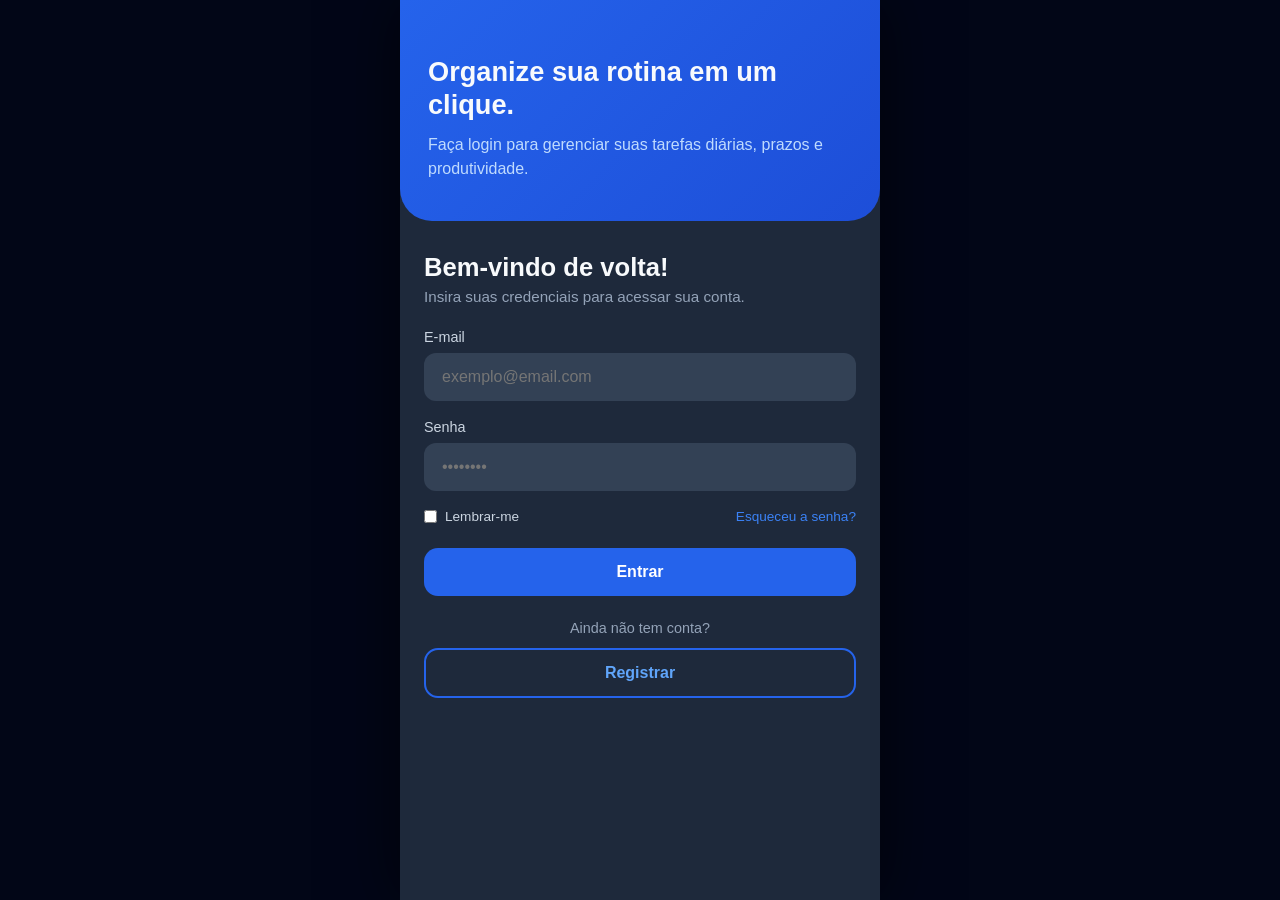
<file: index.html>
<!DOCTYPE html>
<html lang="pt-BR">
<head>
    <meta charset="UTF-8">
    <meta name="viewport" content="width=device-width, initial-scale=1.0, viewport-fit=cover, maximum-scale=1">
    <meta name="theme-color" content="#0f172a">
    <meta name="mobile-web-app-capable" content="yes">
    <meta name="apple-mobile-web-app-capable" content="yes">
    <meta name="apple-mobile-web-app-status-bar-style" content="black-translucent">
    <title>Gerenciador de Tarefas - Login</title>
    <style>
        * {
            margin: 0;
            padding: 0;
            box-sizing: border-box;
            font-family: 'Segoe UI', Tahoma, Geneva, Verdana, sans-serif;
        }

        html {
            background: #020617;
        }

        body {
            background-color: #1e293b;
            color: #f8fafc;
            max-width: 480px;
            margin: 0 auto !important;
            min-height: 100vh;
            min-height: 100dvh;
            display: flex;
            flex-direction: column;
            -webkit-tap-highlight-color: transparent;
            overscroll-behavior: none;
            user-select: none;
            -webkit-user-select: none;
            box-shadow: 0 0 60px rgba(0, 0, 0, .6);
        }

        input {
            font-size: 16px !important;
            user-select: text;
            -webkit-user-select: text;
        }

        button, a {
            touch-action: manipulation;
        }

        button:active, .btn-login:active {
            transform: scale(.96);
        }

        .container {
            display: flex;
            flex-direction: column;
            width: 100%;
            min-height: 100dvh;
        }

        .sidebar {
            background: linear-gradient(135deg, #2563eb, #1d4ed8);
            padding: calc(56px + env(safe-area-inset-top)) 28px 40px;
            border-radius: 0 0 32px 32px;
        }

        .sidebar h1 {
            font-size: 1.7rem;
            font-weight: 700;
            line-height: 1.2;
            margin-bottom: 12px;
        }

        .sidebar p {
            color: #bfdbfe;
            font-size: 1rem;
            line-height: 1.5;
        }

        .form-container {
            flex: 1;
            display: flex;
            flex-direction: column;
            justify-content: flex-start;
            padding: 32px 24px calc(24px + env(safe-area-inset-bottom));
        }

        .form-header {
            margin-bottom: 24px;
        }

        .form-header h2 {
            font-size: 1.6rem;
            margin-bottom: 6px;
        }

        .form-header p {
            color: #94a3b8;
            font-size: 0.95rem;
        }

        .input-group {
            margin-bottom: 18px;
        }

        .input-group label {
            display: block;
            margin-bottom: 8px;
            color: #cbd5e1;
            font-size: 0.9rem;
        }

        .input-group input {
            width: 100%;
            padding: 13px 16px;
            background-color: #334155;
            border: 2px solid transparent;
            border-radius: 12px;
            color: #fff;
            font-size: 1rem;
            transition: all 0.3s ease;
        }

        .input-group input:focus {
            outline: none;
            border-color: #2563eb;
            background-color: #1e293b;
        }

        .form-actions {
            display: flex;
            justify-content: space-between;
            align-items: center;
            margin-bottom: 24px;
            font-size: 0.85rem;
            flex-wrap: wrap;
            gap: 10px;
        }

        .remember-me {
            display: flex;
            align-items: center;
            gap: 8px;
            color: #cbd5e1;
            cursor: pointer;
        }

        .forgot-password {
            color: #3b82f6;
            text-decoration: none;
            font-weight: 500;
        }

        .btn-login {
            width: 100%;
            padding: 15px;
            background-color: #2563eb;
            color: #fff;
            border: none;
            border-radius: 14px;
            font-size: 1rem;
            font-weight: 600;
            cursor: pointer;
            transition: background-color 0.2s;
        }

        .btn-register {
            display: block;
            text-align: center;
            text-decoration: none;
            margin-top: 12px;
            padding: 14px;
            border-radius: 14px;
            border: 2px solid #2563eb;
            color: #60a5fa;
            font-weight: 600;
            font-size: 1rem;
        }

        .form-footer {
            margin-top: 24px;
            text-align: center;
            font-size: 0.9rem;
            color: #94a3b8;
        }
    </style>
</head>
<body>

    <div class="container">
        <div class="sidebar">
            <h1>Organize sua rotina em um clique.</h1>
            <p>Faça login para gerenciar suas tarefas diárias, prazos e produtividade.</p>
        </div>

        <div class="form-container">
            <div class="form-header">
                <h2>Bem-vindo de volta!</h2>
                <p>Insira suas credenciais para acessar sua conta.</p>
            </div>

            <form id="loginForm" onsubmit="redirecionarDireto(event)">
                <div class="input-group">
                    <label for="email">E-mail</label>
                    <input type="email" id="email" placeholder="exemplo@email.com" required>
                </div>

                <div class="input-group">
                    <label for="password">Senha</label>
                    <input type="password" id="password" placeholder="••••••••" required>
                </div>

                <div class="form-actions">
                    <label class="remember-me">
                        <input type="checkbox"> Lembrar-me
                    </label>
                    <a href="esqueci-senha.html" class="forgot-password">Esqueceu a senha?</a>
                </div>

                <button type="submit" class="btn-login">Entrar</button>
            </form>

            <div class="form-footer">Ainda não tem conta?</div>
            <a href="registrar.html" class="btn-register">Registrar</a>
        </div>
    </div>

    <script>
        function redirecionarDireto(event) {
            event.preventDefault();
            localStorage.setItem('userToken', 'login_confirmado_local');
            window.location.href = "dashboard.html";
        }
    </script>
</body>
</html>
</file>
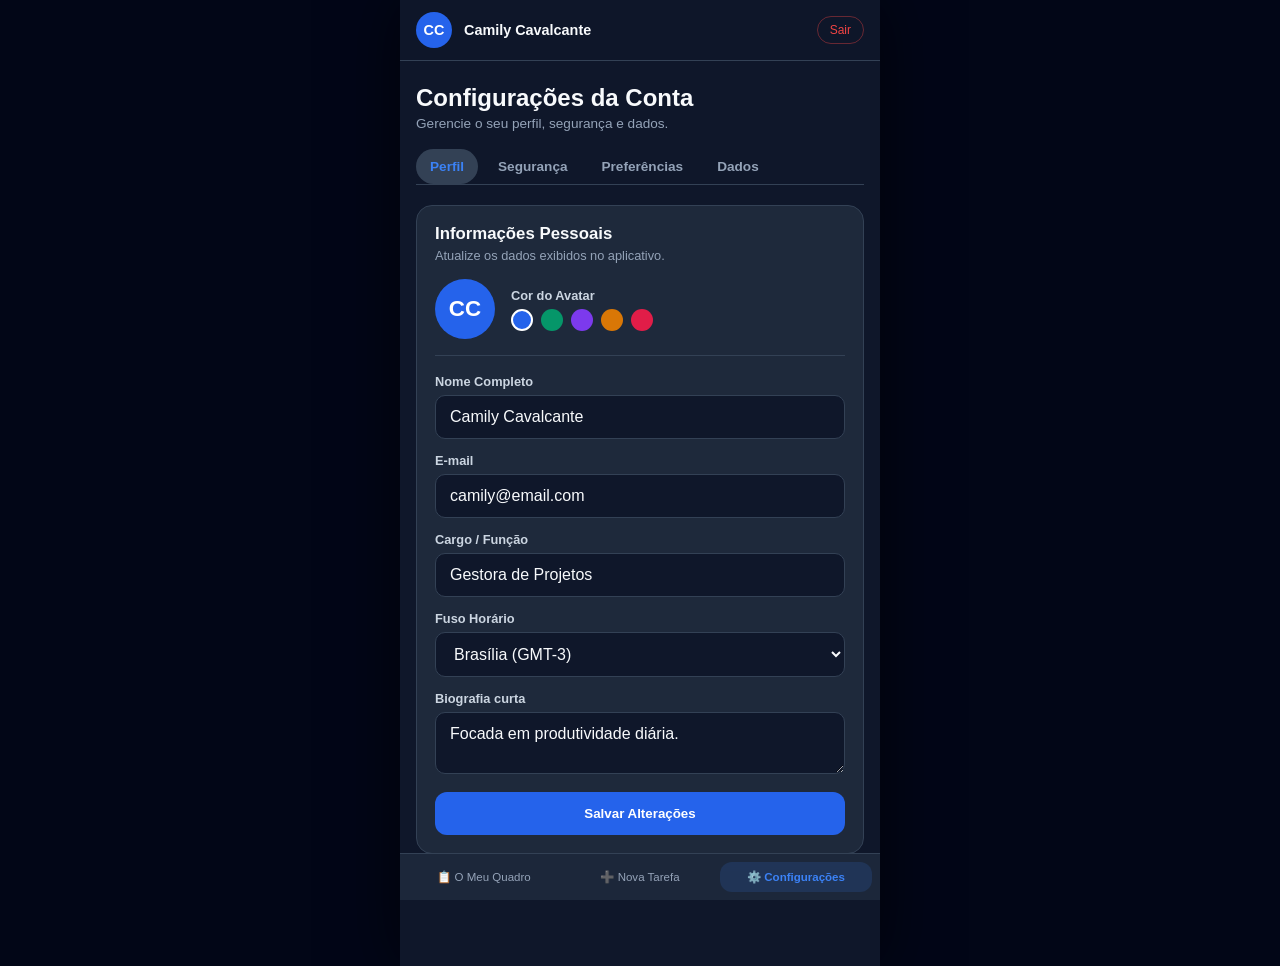
<file: configuracoes.html>
<!DOCTYPE html>
<html lang="pt-PT">
<head>
    <meta charset="UTF-8">
    <meta name="viewport" content="width=device-width, initial-scale=1.0, viewport-fit=cover, maximum-scale=1">
    <meta name="theme-color" content="#0f172a">
    <meta name="mobile-web-app-capable" content="yes">
    <meta name="apple-mobile-web-app-capable" content="yes">
    <meta name="apple-mobile-web-app-status-bar-style" content="black-translucent">
    <title>Gerenciador de Tarefas - Configurações</title>
    <style>
        * {
            margin: 0;
            padding: 0;
            box-sizing: border-box;
            font-family: 'Segoe UI', Tahoma, Geneva, Verdana, sans-serif;
        }

        html { background: #020617; }
        body {
            background-color: #0f172a;
            color: #f8fafc;
            display: block;
            min-height: 100vh;
            min-height: 100dvh;
            max-width: 480px;
            margin: 0 auto;
            -webkit-tap-highlight-color: transparent;
            overscroll-behavior: none;
            box-shadow: 0 0 60px rgba(0,0,0,.6);
        }

        input, textarea, select {
            font-size: 16px;
            user-select: text;
            -webkit-user-select: text;
        }

        button, .btn-primary, a { touch-action: manipulation; }
        button:active, .btn-primary:active, .tab-btn:active { transform: scale(.96); }
        ::-webkit-scrollbar { display: none; }

        /* Barra Inferior (App Shell) */
        .sidebar {
            position: fixed;
            bottom: 0;
            left: 0;
            right: 0;
            margin: 0 auto;
            max-width: 480px;
            width: 100%;
            height: auto;
            padding: 8px 8px calc(8px + env(safe-area-inset-bottom));
            border-top: 1px solid #334155;
            background: rgba(30, 41, 59, 0.95);
            backdrop-filter: blur(12px);
            -webkit-backdrop-filter: blur(12px);
            z-index: 900;
        }

        .sidebar .logo { display: none; }

        .nav-links {
            list-style: none;
            display: flex;
            flex-direction: row;
            justify-content: space-around;
            gap: 4px;
        }

        .nav-item { flex: 1; }

        .nav-item a {
            display: flex;
            flex-direction: column;
            align-items: center;
            justify-content: center;
            text-align: center;
            gap: 2px;
            padding: 8px 4px;
            font-size: 0.72rem;
            border-radius: 12px;
            text-decoration: none;
            color: #94a3b8;
            width: 100%;
            transition: all 0.2s;
        }

        .nav-item.active a {
            background: rgba(59, 130, 246, 0.15);
            color: #3b82f6;
            font-weight: 600;
        }

        /* Top Bar */
        .user-profile {
            position: fixed;
            top: 0;
            left: 0;
            right: 0;
            margin: 0 auto;
            max-width: 480px;
            padding: calc(12px + env(safe-area-inset-top)) 16px 12px;
            border-bottom: 1px solid #334155;
            background: rgba(15, 23, 42, 0.92);
            backdrop-filter: blur(14px);
            -webkit-backdrop-filter: blur(14px);
            display: flex;
            align-items: center;
            gap: 12px;
            z-index: 900;
        }

        .avatar {
            width: 36px;
            height: 36px;
            background-color: #2563eb;
            border-radius: 50%;
            display: flex;
            align-items: center;
            justify-content: center;
            font-weight: 600;
            flex-shrink: 0;
            color: #fff;
            font-size: 0.9rem;
        }

        .user-info {
            flex: 1;
            display: flex;
            align-items: center;
            justify-content: space-between;
        }

        .user-info .name {
            font-size: 0.9rem;
            font-weight: 600;
            max-width: 200px;
            white-space: nowrap;
            overflow: hidden;
            text-overflow: ellipsis;
        }

        .user-info .logout {
            font-size: 0.75rem;
            color: #ef4444;
            text-decoration: none;
            padding: 6px 12px;
            border: 1px solid rgba(239, 68, 68, 0.4);
            border-radius: 999px;
        }

        /* Conteúdo Principal */
        .main-content {
            padding: calc(84px + env(safe-area-inset-top)) 16px calc(96px + env(safe-area-inset-bottom));
            overflow-x: hidden;
        }

        .header {
            margin-bottom: 18px;
        }

        .header h1 {
            font-size: 1.5rem;
            margin-bottom: 4px;
        }

        .header p {
            color: #94a3b8;
            font-size: 0.85rem;
        }

        /* Abas */
        .settings-tabs {
            display: flex;
            overflow-x: auto;
            gap: 6px;
            border-bottom: 1px solid #334155;
            margin-bottom: 20px;
            scrollbar-width: none;
        }

        .tab-btn {
            background: transparent;
            border: none;
            outline: none;
            color: #94a3b8;
            padding: 10px 14px;
            font-size: 0.85rem;
            font-weight: 600;
            cursor: pointer;
            border-radius: 999px;
            white-space: nowrap;
            transition: all 0.2s;
        }

        .tab-btn.active {
            background: #334155;
            color: #3b82f6;
        }

        .tab-panel {
            display: none;
            animation: fadeIn 0.2s ease-in-out;
        }

        .tab-panel.active { display: block; }

        @keyframes fadeIn {
            from { opacity: 0; transform: translateY(4px); }
            to { opacity: 1; transform: translateY(0); }
        }

        .card {
            background-color: #1e293b;
            border: 1px solid #334155;
            border-radius: 16px;
            padding: 18px;
            margin-bottom: 16px;
        }

        .card-title {
            font-size: 1.05rem;
            font-weight: 600;
            margin-bottom: 4px;
        }

        .card-desc {
            color: #94a3b8;
            font-size: 0.8rem;
            margin-bottom: 16px;
        }

        .avatar-edit-section {
            display: flex;
            align-items: center;
            gap: 16px;
            margin-bottom: 18px;
            padding-bottom: 16px;
            border-bottom: 1px solid #334155;
        }

        .avatar-preview {
            width: 60px;
            height: 60px;
            border-radius: 50%;
            background-color: #2563eb;
            display: flex;
            align-items: center;
            justify-content: center;
            font-size: 1.4rem;
            font-weight: 700;
            color: #fff;
        }

        .avatar-colors { display: flex; gap: 8px; margin-top: 6px; }
        .color-dot {
            width: 22px;
            height: 22px;
            border-radius: 50%;
            cursor: pointer;
            border: 2px solid transparent;
        }
        .color-dot.selected { border-color: #fff; }

        .form-group { margin-bottom: 14px; }
        label { display: block; margin-bottom: 6px; color: #cbd5e1; font-size: 0.8rem; font-weight: 600; }

        input[type="text"], input[type="email"], input[type="password"], select, textarea {
            width: 100%;
            padding: 12px 14px;
            background-color: #0f172a;
            border: 1px solid #334155;
            border-radius: 10px;
            color: #f8fafc;
            outline: none;
        }

        .toggle-item {
            display: flex;
            justify-content: space-between;
            align-items: center;
            padding: 14px 0;
            border-bottom: 1px solid #334155;
            gap: 12px;
        }
        .toggle-item:last-child { border-bottom: none; }
        .toggle-label { font-weight: 600; font-size: 0.9rem; }
        .toggle-desc { font-size: 0.75rem; color: #94a3b8; }

        .switch {
            position: relative;
            display: inline-block;
            width: 44px;
            height: 24px;
            flex-shrink: 0;
        }
        .switch input { opacity: 0; width: 0; height: 0; }
        .slider {
            position: absolute; cursor: pointer; top: 0; left: 0; right: 0; bottom: 0;
            background-color: #334155; border-radius: 34px; transition: .3s;
        }
        .slider:before {
            position: absolute; content: ""; height: 18px; width: 18px; left: 3px; bottom: 3px;
            background-color: white; border-radius: 50%; transition: .3s;
        }
        input:checked + .slider { background-color: #2563eb; }
        input:checked + .slider:before { transform: translateX(20px); }

        .btn-primary {
            width: 100%;
            background-color: #2563eb;
            color: #fff;
            border: none;
            padding: 14px;
            border-radius: 12px;
            font-weight: 600;
            cursor: pointer;
        }

        .btn-secondary, .btn-danger {
            padding: 10px 16px;
            border-radius: 10px;
            font-weight: 600;
            cursor: pointer;
            border: none;
        }
        .btn-secondary { background: #334155; color: #cbd5e1; }
        .btn-danger { background: #ef4444; color: #fff; }

        .danger-card { border: 1px solid #7f1d1d; }

        .toast {
            position: fixed;
            bottom: calc(84px + env(safe-area-inset-bottom));
            left: 20px;
            right: 20px;
            margin: 0 auto;
            max-width: 440px;
            background-color: #10b981;
            color: #fff;
            padding: 12px 18px;
            border-radius: 12px;
            font-weight: 600;
            text-align: center;
            transform: translateY(100px);
            opacity: 0;
            transition: all 0.3s;
            z-index: 999;
        }
        .toast.error { background-color: #ef4444; }
        .toast.show { transform: translateY(0); opacity: 1; }
    </style>
</head>
<body>

    <!-- BARRA LATERAL / INFERIOR (APP) -->
    <aside class="sidebar">
        <ul class="nav-links">
            <li class="nav-item"><a href="dashboard.html">📋 O Meu Quadro</a></li>
            <li class="nav-item"><a href="nova-tarefa.html">➕ Nova Tarefa</a></li>
            <li class="nav-item active"><a href="configuracoes.html">⚙️ Configurações</a></li>
        </ul>
    </aside>

    <!-- HEADER SUPERIOR -->
    <div class="user-profile">
        <div class="avatar" id="sidebarAvatar">U</div>
        <div class="user-info">
            <div class="name" id="sidebarName">Utilizador</div>
            <a href="index.html" class="logout" onclick="fazerLogout(event)">Sair</a>
        </div>
    </div>

    <!-- CONTEÚDO -->
    <main class="main-content">
        <header class="header">
            <h1>Configurações da Conta</h1>
            <p>Gerencie o seu perfil, segurança e dados.</p>
        </header>

        <div class="settings-tabs">
            <button class="tab-btn active" onclick="trocarAba(event, 'aba-perfil')">Perfil</button>
            <button class="tab-btn" onclick="trocarAba(event, 'aba-seguranca')">Segurança</button>
            <button class="tab-btn" onclick="trocarAba(event, 'aba-preferencias')">Preferências</button>
            <button class="tab-btn" onclick="trocarAba(event, 'aba-dados')">Dados</button>
        </div>

        <!-- ABA 1: PERFIL -->
        <section id="aba-perfil" class="tab-panel active">
            <div class="card">
                <h2 class="card-title">Informações Pessoais</h2>
                <p class="card-desc">Atualize os dados exibidos no aplicativo.</p>

                <div class="avatar-edit-section">
                    <div class="avatar-preview" id="previewAvatar">U</div>
                    <div>
                        <label>Cor do Avatar</label>
                        <div class="avatar-colors">
                            <div class="color-dot selected" style="background:#2563eb;" onclick="mudarCorAvatar('#2563eb', this)"></div>
                            <div class="color-dot" style="background:#059669;" onclick="mudarCorAvatar('#059669', this)"></div>
                            <div class="color-dot" style="background:#7c3aed;" onclick="mudarCorAvatar('#7c3aed', this)"></div>
                            <div class="color-dot" style="background:#d97706;" onclick="mudarCorAvatar('#d97706', this)"></div>
                            <div class="color-dot" style="background:#e11d48;" onclick="mudarCorAvatar('#e11d48', this)"></div>
                        </div>
                    </div>
                </div>

                <form id="formPerfil" onsubmit="salvarPerfil(event)">
                    <div class="form-group">
                        <label for="nome">Nome Completo</label>
                        <input type="text" id="nome" required placeholder="Ex: Camily Cavalcante">
                    </div>

                    <div class="form-group">
                        <label for="email">E-mail</label>
                        <input type="email" id="email" required placeholder="exemplo@email.com">
                    </div>

                    <div class="form-group">
                        <label for="cargo">Cargo / Função</label>
                        <input type="text" id="cargo" placeholder="Ex: Gestora de Projetos">
                    </div>

                    <div class="form-group">
                        <label for="fuso">Fuso Horário</label>
                        <select id="fuso">
                            <option value="America/Sao_Paulo">Brasília (GMT-3)</option>
                            <option value="Europe/Lisbon">Lisboa (GMT+0)</option>
                            <option value="UTC">UTC Padrão</option>
                        </select>
                    </div>

                    <div class="form-group">
                        <label for="biografia">Biografia curta</label>
                        <textarea id="biografia" placeholder="Descreva brevemente a sua função..."></textarea>
                    </div>

                    <button type="submit" class="btn-primary">Salvar Alterações</button>
                </form>
            </div>
        </section>

        <!-- ABA 2: SEGURANÇA -->
        <section id="aba-seguranca" class="tab-panel">
            <div class="card">
                <h2 class="card-title">Alterar Senha</h2>
                <p class="card-desc">Defina uma senha forte com números e letras.</p>

                <form id="formSenha" onsubmit="alterarSenha(event)">
                    <div class="form-group">
                        <label for="senhaAtual">Senha Atual</label>
                        <input type="password" id="senhaAtual" placeholder="••••••••" required>
                    </div>

                    <div class="form-group">
                        <label for="novaSenha">Nova Senha</label>
                        <input type="password" id="novaSenha" placeholder="Mínimo de 6 caracteres" required minlength="6">
                    </div>

                    <div class="form-group">
                        <label for="confirmaSenha">Confirmar Senha</label>
                        <input type="password" id="confirmaSenha" placeholder="Repita a nova senha" required minlength="6">
                    </div>

                    <button type="submit" class="btn-primary">Atualizar Senha</button>
                </form>
            </div>

            <div class="card">
                <h2 class="card-title">2FA (Dois Fatores)</h2>
                <div class="toggle-item">
                    <div>
                        <div class="toggle-label">Autenticação em Duas Etapas</div>
                        <div class="toggle-desc">Exigir código de verificação ao entrar.</div>
                    </div>
                    <label class="switch">
                        <input type="checkbox" id="check2FA" onchange="salvar2FA(this.checked)">
                        <span class="slider"></span>
                    </label>
                </div>
            </div>
        </section>

        <!-- ABA 3: PREFERÊNCIAS -->
        <section id="aba-preferencias" class="tab-panel">
            <div class="card">
                <h2 class="card-title">Notificações</h2>
                <div class="toggle-item">
                    <div>
                        <div class="toggle-label">Avisos de Prazos</div>
                        <div class="toggle-desc">Lembrar tarefas do dia de hoje.</div>
                    </div>
                    <label class="switch">
                        <input type="checkbox" id="notifPrazos" checked onchange="salvarPref('notifPrazos', this.checked)">
                        <span class="slider"></span>
                    </label>
                </div>

                <div class="toggle-item">
                    <div>
                        <div class="toggle-label">Sons de Conclusão</div>
                        <div class="toggle-desc">Som suave ao finalizar tarefa.</div>
                    </div>
                    <label class="switch">
                        <input type="checkbox" id="somConclusao" checked onchange="salvarPref('somConclusao', this.checked)">
                        <span class="slider"></span>
                    </label>
                </div>
            </div>
        </section>

        <!-- ABA 4: DADOS -->
        <section id="aba-dados" class="tab-panel">
            <div class="card">
                <h2 class="card-title">Exportar Dados</h2>
                <p class="card-desc">Baixe um backup de todas as tarefas.</p>
                <button type="button" class="btn-secondary" onclick="exportarTarefas()">Exportar (.JSON)</button>
            </div>

            <div class="card danger-card">
                <h2 class="card-title" style="color: #f87171;">Zona de Perigo</h2>
                <div class="toggle-item">
                    <div>
                        <div class="toggle-label" style="color: #fca5a5;">Limpar Tarefas Concluídas</div>
                        <div class="toggle-desc">Apaga apenas as tarefas marcadas como concluídas.</div>
                    </div>
                    <button type="button" class="btn-secondary" onclick="limparConcluidas()">Limpar</button>
                </div>

                <div class="toggle-item" style="margin-top: 14px;">
                    <div>
                        <div class="toggle-label" style="color: #ef4444;">Restaurar de Fábrica</div>
                        <div class="toggle-desc">Apaga tudo e restaura o app para o estado inicial.</div>
                    </div>
                    <button type="button" class="btn-danger" onclick="resetarTudo()">Resetar</button>
                </div>
            </div>
        </section>
    </main>

    <div id="toast" class="toast">Alterações salvas!</div>

    <script>
        const KEY_USER = "taskflow_user";
        const KEY_TAREFAS = "taskflow_tarefas";

        function obterIniciais(nome) {
            if (!nome) return "U";
            const partes = nome.trim().split(" ");
            if (partes.length === 1) return partes[0].substring(0, 2).toUpperCase();
            return (partes[0][0] + partes[partes.length - 1][0]).toUpperCase();
        }

        function mostrarToast(mensagem, isError = false) {
            const toast = document.getElementById("toast");
            toast.textContent = mensagem;
            toast.className = isError ? "toast error show" : "toast show";
            setTimeout(() => { toast.className = "toast"; }, 2500);
        }

        function trocarAba(evt, idAba) {
            document.querySelectorAll(".tab-btn").forEach(b => b.classList.remove("active"));
            document.querySelectorAll(".tab-panel").forEach(p => p.classList.remove("active"));
            evt.currentTarget.classList.add("active");
            document.getElementById(idAba).classList.add("active");
        }

        function carregarPerfil() {
            const salvo = localStorage.getItem(KEY_USER);
            const user = salvo ? JSON.parse(salvo) : {
                nome: "Camily Cavalcante",
                email: "camily@email.com",
                cargo: "Gestora de Projetos",
                fuso: "America/Sao_Paulo",
                biografia: "Focada em produtividade diária.",
                corAvatar: "#2563eb",
                twoFactor: false,
                notifPrazos: true,
                somConclusao: true
            };

            document.getElementById("nome").value = user.nome || "";
            document.getElementById("email").value = user.email || "";
            document.getElementById("cargo").value = user.cargo || "";
            document.getElementById("fuso").value = user.fuso || "America/Sao_Paulo";
            document.getElementById("biografia").value = user.biografia || "";
            document.getElementById("check2FA").checked = !!user.twoFactor;
            document.getElementById("notifPrazos").checked = user.notifPrazos !== false;
            document.getElementById("somConclusao").checked = user.somConclusao !== false;

            atualizarUIUsuario(user);
        }

        function atualizarUIUsuario(user) {
            const iniciais = obterIniciais(user.nome);
            const cor = user.corAvatar || "#2563eb";

            const sbAvatar = document.getElementById("sidebarAvatar");
            const sbName = document.getElementById("sidebarName");
            if (sbAvatar) {
                sbAvatar.textContent = iniciais;
                sbAvatar.style.backgroundColor = cor;
            }
            if (sbName) sbName.textContent = user.nome;

            const prAvatar = document.getElementById("previewAvatar");
            if (prAvatar) {
                prAvatar.textContent = iniciais;
                prAvatar.style.backgroundColor = cor;
            }
        }

        function mudarCorAvatar(cor, elemento) {
            document.querySelectorAll(".color-dot").forEach(d => d.classList.remove("selected"));
            elemento.classList.add("selected");

            const salvo = JSON.parse(localStorage.getItem(KEY_USER) || "{}");
            salvo.corAvatar = cor;
            localStorage.setItem(KEY_USER, JSON.stringify(salvo));
            atualizarUIUsuario(salvo);
            mostrarToast("Cor do avatar atualizada!");
        }

        function salvarPerfil(event) {
            event.preventDefault();
            const salvo = JSON.parse(localStorage.getItem(KEY_USER) || "{}");

            salvo.nome = document.getElementById("nome").value;
            salvo.email = document.getElementById("email").value;
            salvo.cargo = document.getElementById("cargo").value;
            salvo.fuso = document.getElementById("fuso").value;
            salvo.biografia = document.getElementById("biografia").value;

            localStorage.setItem(KEY_USER, JSON.stringify(salvo));
            atualizarUIUsuario(salvo);
            mostrarToast("Perfil atualizado com sucesso!");
        }

        function salvar2FA(ativo) {
            const salvo = JSON.parse(localStorage.getItem(KEY_USER) || "{}");
            salvo.twoFactor = ativo;
            localStorage.setItem(KEY_USER, JSON.stringify(salvo));
            mostrarToast(ativo ? "2FA ativado!" : "2FA desativado.");
        }

        function salvarPref(chave, valor) {
            const salvo = JSON.parse(localStorage.getItem(KEY_USER) || "{}");
            salvo[chave] = valor;
            localStorage.setItem(KEY_USER, JSON.stringify(salvo));
            mostrarToast("Preferência salva!");
        }

        function alterarSenha(event) {
            event.preventDefault();
            const atual = document.getElementById("senhaAtual").value;
            const nova = document.getElementById("novaSenha").value;
            const confirma = document.getElementById("confirmaSenha").value;

            if (nova !== confirma) {
                mostrarToast("As senhas não coincidem.", true);
                return;
            }

            document.getElementById("formSenha").reset();
            mostrarToast("Senha alterada com sucesso!");
        }

        function exportarTarefas() {
            const tarefas = localStorage.getItem(KEY_TAREFAS) || "[]";
            const blob = new Blob([tarefas], { type: "application/json" });
            const url = URL.createObjectURL(blob);
            const a = document.createElement("a");
            a.href = url;
            a.download = `backup_tarefas_${new Date().toISOString().slice(0,10)}.json`;
            a.click();
            URL.revokeObjectURL(url);
            mostrarToast("Arquivo exportado!");
        }

        function limparConcluidas() {
            if (!confirm("Deseja apagar as tarefas concluídas?")) return;
            const tarefas = JSON.parse(localStorage.getItem(KEY_TAREFAS) || "[]");
            const ativas = tarefas.filter(t => t.status !== "concluido");
            localStorage.setItem(KEY_TAREFAS, JSON.stringify(ativas));
            mostrarToast("Tarefas concluídas removidas.");
        }

        function resetarTudo() {
            if (!confirm("Atenção: deseja restaurar todos os dados de fábrica?")) return;
            localStorage.removeItem(KEY_TAREFAS);
            localStorage.removeItem(KEY_USER);
            mostrarToast("Dados restaurados! Recarregando...");
            setTimeout(() => location.reload(), 1000);
        }

        function fazerLogout(e) {
            e.preventDefault();
            localStorage.removeItem("userToken");
            location.href = "index.html";
        }

        document.addEventListener("DOMContentLoaded", carregarPerfil);
    </script>
</body>
</html>
</file>
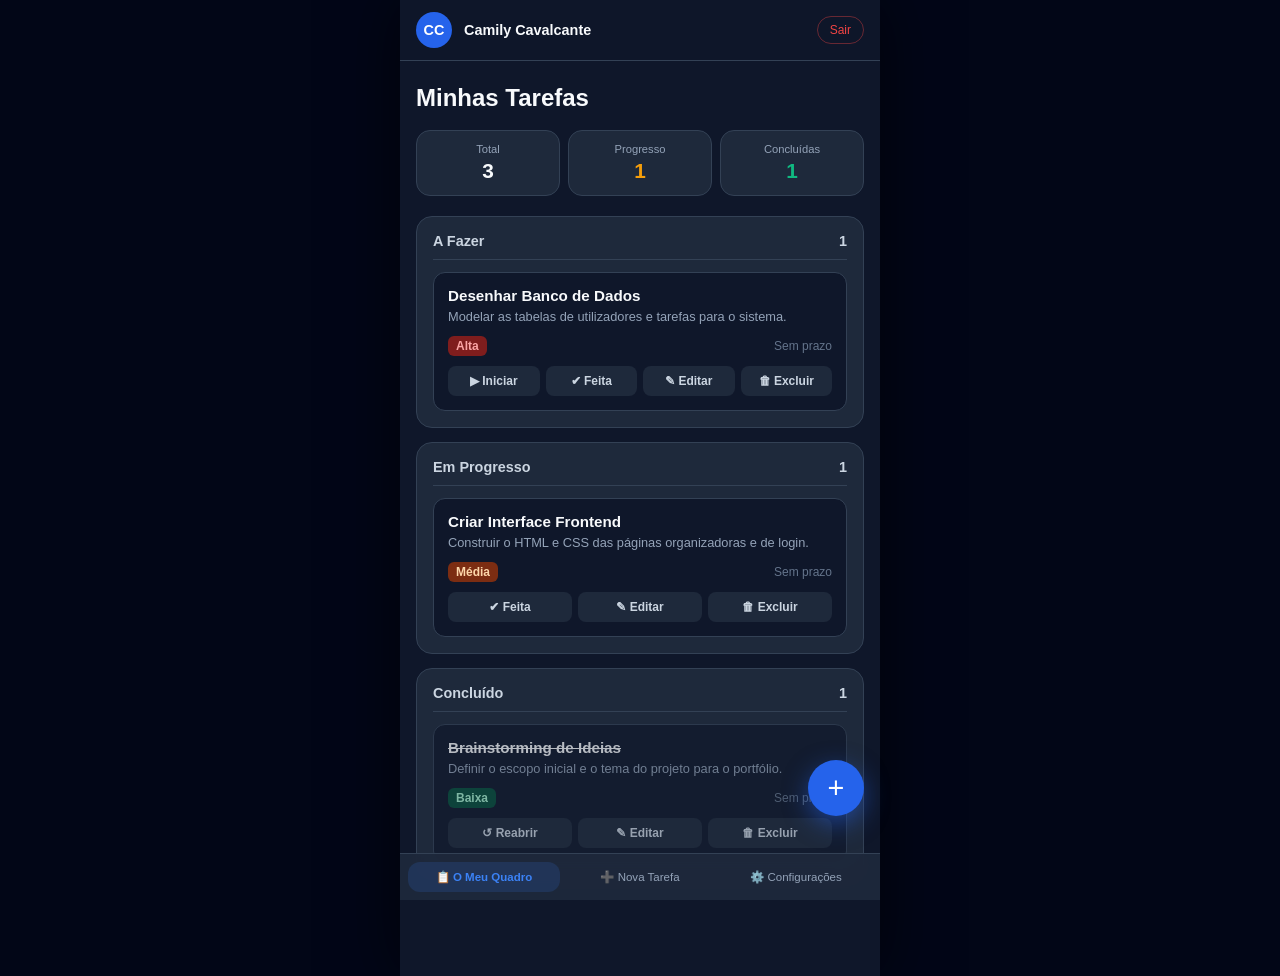
<file: dashboard.html>
<!DOCTYPE html>
<html lang="pt-PT">
<head>
    <meta charset="UTF-8">
    <meta name="viewport" content="width=device-width, initial-scale=1.0, viewport-fit=cover, maximum-scale=1">
    <meta name="theme-color" content="#0f172a">
    <meta name="mobile-web-app-capable" content="yes">
    <meta name="apple-mobile-web-app-capable" content="yes">
    <meta name="apple-mobile-web-app-status-bar-style" content="black-translucent">
    <title>Gerenciador de Tarefas - Painel</title>
    <style>
        * {
            margin: 0;
            padding: 0;
            box-sizing: border-box;
            font-family: 'Segoe UI', Tahoma, Geneva, Verdana, sans-serif;
        }

        html { background: #020617; }
        body {
            background-color: #0f172a;
            color: #f8fafc;
            display: block;
            min-height: 100vh;
            min-height: 100dvh;
            max-width: 480px;
            margin: 0 auto;
            -webkit-tap-highlight-color: transparent;
            overscroll-behavior: none;
            box-shadow: 0 0 60px rgba(0,0,0,.6);
        }

        input, textarea, select {
            font-size: 16px;
            user-select: text;
            -webkit-user-select: text;
        }

        button, .btn-primary, .btn-add, a {
            touch-action: manipulation;
        }

        button:active, .btn-primary:active, .btn-add:active, .tab-btn:active {
            transform: scale(.96);
        }

        ::-webkit-scrollbar { display: none; }

        /* Barra de Navegação Inferior (Estilo App) */
        .sidebar {
            position: fixed;
            bottom: 0;
            left: 0;
            right: 0;
            margin: 0 auto;
            max-width: 480px;
            width: 100%;
            height: auto;
            padding: 8px 8px calc(8px + env(safe-area-inset-bottom));
            border-top: 1px solid #334155;
            background: rgba(30, 41, 59, 0.95);
            backdrop-filter: blur(12px);
            -webkit-backdrop-filter: blur(12px);
            z-index: 900;
        }

        .sidebar .logo { display: none; }

        .nav-links {
            list-style: none;
            display: flex;
            flex-direction: row;
            justify-content: space-around;
            gap: 4px;
        }

        .nav-item { flex: 1; }

        .nav-item button {
            width: 100%;
            display: flex;
            flex-direction: column;
            align-items: center;
            justify-content: center;
            text-align: center;
            background: none;
            border: none;
            outline: none;
            padding: 8px 4px;
            color: #94a3b8;
            border-radius: 12px;
            font-weight: 500;
            font-size: 0.72rem;
            gap: 2px;
            cursor: pointer;
            transition: all 0.2s;
        }

        .nav-item.active button {
            background: rgba(59, 130, 246, 0.15);
            color: #3b82f6;
            font-weight: 600;
        }

        /* Top Bar com Usuário */
        .user-profile {
            position: fixed;
            top: 0;
            left: 0;
            right: 0;
            margin: 0 auto;
            max-width: 480px;
            padding: calc(12px + env(safe-area-inset-top)) 16px 12px;
            border-bottom: 1px solid #334155;
            background: rgba(15, 23, 42, 0.92);
            backdrop-filter: blur(14px);
            -webkit-backdrop-filter: blur(14px);
            display: flex;
            align-items: center;
            gap: 12px;
            z-index: 900;
        }

        .avatar {
            width: 36px;
            height: 36px;
            background-color: #2563eb;
            border-radius: 50%;
            display: flex;
            align-items: center;
            justify-content: center;
            font-weight: 600;
            flex-shrink: 0;
            color: #fff;
            font-size: 0.9rem;
        }

        .user-info {
            flex: 1;
            display: flex;
            align-items: center;
            justify-content: space-between;
        }

        .user-info .name {
            font-size: 0.9rem;
            font-weight: 600;
            max-width: 200px;
            white-space: nowrap;
            overflow: hidden;
            text-overflow: ellipsis;
        }

        .user-info .logout {
            font-size: 0.75rem;
            color: #ef4444;
            text-decoration: none;
            padding: 6px 12px;
            border: 1px solid rgba(239, 68, 68, 0.4);
            border-radius: 999px;
        }

        /* Conteúdo Principal */
        .main-content {
            padding: calc(84px + env(safe-area-inset-top)) 16px calc(96px + env(safe-area-inset-bottom));
            overflow-x: hidden;
        }

        .view-section {
            display: none;
            animation: fadeIn 0.2s ease-in-out;
        }

        .view-section.active { display: block; }

        @keyframes fadeIn {
            from { opacity: 0; transform: translateY(4px); }
            to { opacity: 1; transform: translateY(0); }
        }

        .header {
            display: flex;
            justify-content: space-between;
            align-items: center;
            margin-bottom: 18px;
        }

        .header h1 { font-size: 1.5rem; }

        /* Botão Flutuante de Adicionar Tarefa */
        .btn-add {
            position: fixed;
            right: max(16px, calc(50vw - 224px));
            bottom: calc(84px + env(safe-area-inset-bottom));
            width: 56px;
            height: 56px;
            border-radius: 50%;
            background-color: #2563eb;
            color: white;
            border: none;
            font-size: 0;
            cursor: pointer;
            z-index: 800;
            box-shadow: 0 8px 24px rgba(37, 99, 235, 0.5);
            display: flex;
            align-items: center;
            justify-content: center;
        }

        .btn-add::before {
            content: "+";
            font-size: 1.8rem;
            line-height: 1;
        }

        /* Cards de Estatísticas */
        .stats-container {
            display: grid;
            grid-template-columns: repeat(3, 1fr);
            gap: 8px;
            margin-bottom: 20px;
        }

        .stat-card {
            background-color: #1e293b;
            padding: 12px;
            border-radius: 14px;
            border: 1px solid #334155;
            text-align: center;
        }

        .stat-card p {
            color: #94a3b8;
            font-size: 0.7rem;
            margin-bottom: 4px;
        }

        .stat-card h3 {
            font-size: 1.3rem;
            font-weight: 700;
        }

        /* Quadro de Tarefas */
        .board {
            display: flex;
            flex-direction: column;
            gap: 14px;
        }

        .column {
            background-color: #1e293b;
            border-radius: 16px;
            border: 1px solid #334155;
            padding: 16px;
            display: flex;
            flex-direction: column;
            gap: 12px;
        }

        .column-header {
            font-weight: 600;
            display: flex;
            justify-content: space-between;
            align-items: center;
            color: #cbd5e1;
            border-bottom: 1px solid #334155;
            padding-bottom: 10px;
            font-size: 0.9rem;
        }

        .task-list {
            display: flex;
            flex-direction: column;
            gap: 10px;
            min-height: 60px;
        }

        .task-card {
            background-color: #0f172a;
            border: 1px solid #334155;
            padding: 14px;
            border-radius: 12px;
        }

        .task-title {
            font-weight: 600;
            font-size: 0.95rem;
            margin-bottom: 4px;
        }

        .task-desc {
            font-size: 0.8rem;
            color: #94a3b8;
            line-height: 1.4;
            margin-bottom: 10px;
        }

        .task-meta {
            display: flex;
            justify-content: space-between;
            align-items: center;
            font-size: 0.75rem;
        }

        .badge {
            padding: 3px 8px;
            border-radius: 6px;
            font-weight: 600;
        }

        .badge-alta { background-color: #7f1d1d; color: #fca5a5; }
        .badge-media { background-color: #7c2d12; color: #fed7aa; }
        .badge-baixa { background-color: #064e3b; color: #a7f3d0; }

        .task-date { color: #64748b; }

        .task-actions {
            display: flex;
            gap: 6px;
            margin-top: 10px;
            flex-wrap: wrap;
        }

        .task-actions button {
            flex: 1;
            border: none;
            border-radius: 8px;
            padding: 8px 6px;
            font-size: .75rem;
            font-weight: 600;
            cursor: pointer;
            background: #1e293b;
            color: #cbd5e1;
        }

        .task-actions .del:hover { background: #7f1d1d; color: #fca5a5; }
        .task-actions .done:hover { background: #064e3b; color: #a7f3d0; }

        .empty {
            color: #64748b;
            font-size: .8rem;
            text-align: center;
            padding: 16px 0;
        }

        .task-card.concluida { opacity: .7; }
        .task-card.concluida .task-title { text-decoration: line-through; }

        /* Estilos de Configurações Dentro do Painel */
        .settings-header { margin-bottom: 18px; }
        .settings-header h1 { font-size: 1.5rem; margin-bottom: 4px; }
        .settings-header p { color: #94a3b8; font-size: 0.85rem; }

        .settings-tabs {
            display: flex;
            overflow-x: auto;
            gap: 6px;
            border-bottom: 1px solid #334155;
            margin-bottom: 20px;
            scrollbar-width: none;
        }

        .tab-btn {
            background: transparent;
            border: none;
            outline: none;
            color: #94a3b8;
            padding: 10px 14px;
            font-size: 0.85rem;
            font-weight: 600;
            cursor: pointer;
            border-radius: 999px;
            white-space: nowrap;
        }

        .tab-btn.active {
            background: #334155;
            color: #3b82f6;
        }

        .tab-panel { display: none; }
        .tab-panel.active { display: block; animation: fadeIn 0.2s; }

        .card {
            background-color: #1e293b;
            border: 1px solid #334155;
            border-radius: 16px;
            padding: 18px;
            margin-bottom: 16px;
        }

        .card-title { font-size: 1.05rem; font-weight: 600; margin-bottom: 4px; }
        .card-desc { color: #94a3b8; font-size: 0.8rem; margin-bottom: 16px; }

        .avatar-edit-section {
            display: flex;
            align-items: center;
            gap: 16px;
            margin-bottom: 18px;
            padding-bottom: 16px;
            border-bottom: 1px solid #334155;
        }

        .avatar-preview {
            width: 60px;
            height: 60px;
            border-radius: 50%;
            background-color: #2563eb;
            display: flex;
            align-items: center;
            justify-content: center;
            font-size: 1.4rem;
            font-weight: 700;
            color: #fff;
        }

        .avatar-colors { display: flex; gap: 8px; margin-top: 6px; }
        .color-dot {
            width: 22px;
            height: 22px;
            border-radius: 50%;
            cursor: pointer;
            border: 2px solid transparent;
        }
        .color-dot.selected { border-color: #fff; }

        .form-group { margin-bottom: 14px; }
        label { display: block; margin-bottom: 6px; color: #cbd5e1; font-size: 0.8rem; font-weight: 600; }

        input[type="text"], input[type="email"], input[type="password"], select, textarea {
            width: 100%;
            padding: 12px 14px;
            background-color: #0f172a;
            border: 1px solid #334155;
            border-radius: 10px;
            color: #f8fafc;
            outline: none;
        }

        .toggle-item {
            display: flex;
            justify-content: space-between;
            align-items: center;
            padding: 14px 0;
            border-bottom: 1px solid #334155;
            gap: 12px;
        }
        .toggle-item:last-child { border-bottom: none; }
        .toggle-label { font-weight: 600; font-size: 0.9rem; }
        .toggle-desc { font-size: 0.75rem; color: #94a3b8; }

        .switch {
            position: relative;
            display: inline-block;
            width: 44px;
            height: 24px;
            flex-shrink: 0;
        }
        .switch input { opacity: 0; width: 0; height: 0; }
        .slider {
            position: absolute; cursor: pointer; top: 0; left: 0; right: 0; bottom: 0;
            background-color: #334155; border-radius: 34px; transition: .3s;
        }
        .slider:before {
            position: absolute; content: ""; height: 18px; width: 18px; left: 3px; bottom: 3px;
            background-color: white; border-radius: 50%; transition: .3s;
        }
        input:checked + .slider { background-color: #2563eb; }
        input:checked + .slider:before { transform: translateX(20px); }

        .btn-primary {
            width: 100%;
            background-color: #2563eb;
            color: #fff;
            border: none;
            padding: 14px;
            border-radius: 12px;
            font-weight: 600;
            cursor: pointer;
        }

        .btn-secondary, .btn-danger {
            padding: 10px 16px;
            border-radius: 10px;
            font-weight: 600;
            cursor: pointer;
            border: none;
        }
        .btn-secondary { background: #334155; color: #cbd5e1; }
        .btn-danger { background: #ef4444; color: #fff; }

        .toast {
            position: fixed;
            bottom: calc(84px + env(safe-area-inset-bottom));
            left: 20px;
            right: 20px;
            margin: 0 auto;
            max-width: 440px;
            background-color: #10b981;
            color: #fff;
            padding: 12px 18px;
            border-radius: 12px;
            font-weight: 600;
            text-align: center;
            transform: translateY(100px);
            opacity: 0;
            transition: all 0.3s;
            z-index: 999;
        }
        .toast.error { background-color: #ef4444; }
        .toast.show { transform: translateY(0); opacity: 1; }
    </style>
</head>
<body>

    <!-- BARRA INFERIOR DE ABAS (APP SHELL) -->
    <aside class="sidebar">
        <ul class="nav-links">
            <li class="nav-item active" id="nav-quadro">
                <button type="button" onclick="abrirTela('quadro')">📋 O Meu Quadro</button>
            </li>
            <li class="nav-item" id="nav-nova">
                <button type="button" onclick="location.href='nova-tarefa.html'">➕ Nova Tarefa</button>
            </li>
            <li class="nav-item" id="nav-config">
                <button type="button" onclick="abrirTela('configuracoes')">⚙️ Configurações</button>
            </li>
        </ul>
    </aside>

    <!-- HEADER SUPERIOR -->
    <div class="user-profile">
        <div class="avatar" id="sidebarAvatar">U</div>
        <div class="user-info">
            <div class="name" id="sidebarName">Utilizador</div>
            <a href="index.html" class="logout" onclick="fazerLogout(event)">Sair</a>
        </div>
    </div>

    <!-- CONTEÚDO PRINCIPAL -->
    <main class="main-content">

        <!-- TELA 1: QUADRO -->
        <section id="view-quadro" class="view-section active">
            <header class="header">
                <h1>Minhas Tarefas</h1>
            </header>

            <!-- Botão Flutuante (FAB) -->
            <button class="btn-add" onclick="location.href='nova-tarefa.html'">+</button>

            <section class="stats-container">
                <div class="stat-card"><p>Total</p><h3 id="stTotal">0</h3></div>
                <div class="stat-card"><p>Progresso</p><h3 id="stProg" style="color:#f59e0b;">0</h3></div>
                <div class="stat-card"><p>Concluídas</p><h3 id="stDone" style="color:#10b981;">0</h3></div>
            </section>

            <section class="board">
                <div class="column">
                    <div class="column-header"><span>A Fazer</span><span id="c-afazer">0</span></div>
                    <div class="task-list" id="l-afazer"></div>
                </div>
                <div class="column">
                    <div class="column-header"><span>Em Progresso</span><span id="c-progresso">0</span></div>
                    <div class="task-list" id="l-progresso"></div>
                </div>
                <div class="column">
                    <div class="column-header"><span>Concluído</span><span id="c-concluido">0</span></div>
                    <div class="task-list" id="l-concluido"></div>
                </div>
            </section>
        </section>

        <!-- TELA 2: CONFIGURAÇÕES -->
        <section id="view-configuracoes" class="view-section">
            <header class="settings-header">
                <h1>Configurações</h1>
                <p>Personalize seu perfil, senha e dados.</p>
            </header>

            <div class="settings-tabs">
                <button class="tab-btn active" onclick="trocarSubAba(event, 'sub-perfil')">Perfil</button>
                <button class="tab-btn" onclick="trocarSubAba(event, 'sub-seguranca')">Segurança</button>
                <button class="tab-btn" onclick="trocarSubAba(event, 'sub-dados')">Dados</button>
            </div>

            <!-- PERFIL -->
            <div id="sub-perfil" class="tab-panel active">
                <div class="card">
                    <h2 class="card-title">Informações Pessoais</h2>
                    <p class="card-desc">Atualize os dados exibidos no topo do app.</p>

                    <div class="avatar-edit-section">
                        <div class="avatar-preview" id="previewAvatar">U</div>
                        <div>
                            <label>Cor do Avatar</label>
                            <div class="avatar-colors">
                                <div class="color-dot selected" style="background:#2563eb;" onclick="mudarCorAvatar('#2563eb', this)"></div>
                                <div class="color-dot" style="background:#059669;" onclick="mudarCorAvatar('#059669', this)"></div>
                                <div class="color-dot" style="background:#7c3aed;" onclick="mudarCorAvatar('#7c3aed', this)"></div>
                                <div class="color-dot" style="background:#d97706;" onclick="mudarCorAvatar('#d97706', this)"></div>
                                <div class="color-dot" style="background:#e11d48;" onclick="mudarCorAvatar('#e11d48', this)"></div>
                            </div>
                        </div>
                    </div>

                    <form onsubmit="salvarPerfil(event)">
                        <div class="form-group">
                            <label for="nome">Nome Completo</label>
                            <input type="text" id="nome" required placeholder="Ex: Camily Cavalcante">
                        </div>
                        <div class="form-group">
                            <label for="email">E-mail</label>
                            <input type="email" id="email" required placeholder="exemplo@email.com">
                        </div>
                        <button type="submit" class="btn-primary">Salvar Perfil</button>
                    </form>
                </div>
            </div>

            <!-- SEGURANÇA -->
            <div id="sub-seguranca" class="tab-panel">
                <div class="card">
                    <h2 class="card-title">Alterar Senha</h2>
                    <p class="card-desc">Defina uma nova senha para sua conta.</p>

                    <form onsubmit="alterarSenha(event)">
                        <div class="form-group">
                            <label for="senhaAtual">Senha Atual</label>
                            <input type="password" id="senhaAtual" required placeholder="••••••••">
                        </div>
                        <div class="form-group">
                            <label for="novaSenha">Nova Senha</label>
                            <input type="password" id="novaSenha" required minlength="6" placeholder="Mínimo 6 caracteres">
                        </div>
                        <button type="submit" class="btn-primary">Atualizar Senha</button>
                    </form>
                </div>
            </div>

            <!-- DADOS -->
            <div id="sub-dados" class="tab-panel">
                <div class="card">
                    <h2 class="card-title">Exportar Dados</h2>
                    <p class="card-desc">Baixe um backup em formato JSON das suas tarefas.</p>
                    <button type="button" class="btn-secondary" onclick="exportarTarefas()">Exportar (.JSON)</button>
                </div>

                <div class="card" style="border-color:#7f1d1d;">
                    <h2 class="card-title" style="color:#f87171;">Zona de Perigo</h2>
                    <div class="toggle-item">
                        <div>
                            <div class="toggle-label" style="color:#fca5a5;">Limpar Concluídas</div>
                            <div class="toggle-desc">Exclui permanentemente as tarefas concluídas.</div>
                        </div>
                        <button type="button" class="btn-secondary" onclick="limparConcluidas()">Limpar</button>
                    </div>
                    <div class="toggle-item">
                        <div>
                            <div class="toggle-label" style="color:#ef4444;">Restaurar de Fábrica</div>
                            <div class="toggle-desc">Apaga todas as tarefas e dados.</div>
                        </div>
                        <button type="button" class="btn-danger" onclick="resetarTudo()">Resetar</button>
                    </div>
                </div>
            </div>
        </section>

    </main>

    <div id="toast" class="toast">Ação concluída com sucesso!</div>

    <script>
        const KEY_TAREFAS = "taskflow_tarefas";
        const KEY_USER = "taskflow_user";

        function abrirTela(nomeTela) {
            document.querySelectorAll(".view-section").forEach(sec => sec.classList.remove("active"));
            document.querySelectorAll(".nav-item").forEach(item => item.classList.remove("active"));

            if (nomeTela === "configuracoes") {
                document.getElementById("view-configuracoes").classList.add("active");
                document.getElementById("nav-config").classList.add("active");
                carregarPerfil();
            } else {
                document.getElementById("view-quadro").classList.add("active");
                document.getElementById("nav-quadro").classList.add("active");
                render();
            }
        }

        function trocarSubAba(evt, idSubAba) {
            document.querySelectorAll(".tab-btn").forEach(btn => btn.classList.remove("active"));
            document.querySelectorAll(".tab-panel").forEach(panel => panel.classList.remove("active"));
            evt.currentTarget.classList.add("active");
            document.getElementById(idSubAba).classList.add("active");
        }

        function mostrarToast(msg, isError = false) {
            const toast = document.getElementById("toast");
            toast.textContent = msg;
            toast.className = isError ? "toast error show" : "toast show";
            setTimeout(() => { toast.className = "toast"; }, 2500);
        }

        function obterIniciais(nome) {
            if (!nome) return "U";
            const partes = nome.trim().split(" ");
            if (partes.length === 1) return partes[0].slice(0, 2).toUpperCase();
            return (partes[0][0] + partes[partes.length - 1][0]).toUpperCase();
        }

        function sincronizarPerfilSidebar() {
            const salvo = localStorage.getItem(KEY_USER);
            const user = salvo ? JSON.parse(salvo) : { nome: "Camily Cavalcante", corAvatar: "#2563eb" };
            const sbName = document.getElementById("sidebarName");
            const sbAvatar = document.getElementById("sidebarAvatar");
            const prAvatar = document.getElementById("previewAvatar");

            if (sbName) sbName.textContent = user.nome || "Utilizador";
            const iniciais = obterIniciais(user.nome);
            const cor = user.corAvatar || "#2563eb";

            if (sbAvatar) {
                sbAvatar.textContent = iniciais;
                sbAvatar.style.backgroundColor = cor;
            }
            if (prAvatar) {
                prAvatar.textContent = iniciais;
                prAvatar.style.backgroundColor = cor;
            }
        }

        function carregarPerfil() {
            sincronizarPerfilSidebar();
            const salvo = localStorage.getItem(KEY_USER);
            const user = salvo ? JSON.parse(salvo) : { nome: "Camily Cavalcante", email: "camily@email.com", corAvatar: "#2563eb" };
            document.getElementById("nome").value = user.nome || "";
            document.getElementById("email").value = user.email || "";
        }

        function mudarCorAvatar(cor, el) {
            document.querySelectorAll(".color-dot").forEach(d => d.classList.remove("selected"));
            el.classList.add("selected");
            const salvo = JSON.parse(localStorage.getItem(KEY_USER) || "{}");
            salvo.corAvatar = cor;
            localStorage.setItem(KEY_USER, JSON.stringify(salvo));
            sincronizarPerfilSidebar();
            mostrarToast("Cor do avatar atualizada!");
        }

        function salvarPerfil(e) {
            e.preventDefault();
            const salvo = JSON.parse(localStorage.getItem(KEY_USER) || "{}");
            salvo.nome = document.getElementById("nome").value;
            salvo.email = document.getElementById("email").value;
            localStorage.setItem(KEY_USER, JSON.stringify(salvo));
            sincronizarPerfilSidebar();
            mostrarToast("Perfil salvo com sucesso!");
        }

        function alterarSenha(e) {
            e.preventDefault();
            document.getElementById("senhaAtual").value = "";
            document.getElementById("novaSenha").value = "";
            mostrarToast("Senha alterada com sucesso!");
        }

        function exportarTarefas() {
            const tarefas = localStorage.getItem(KEY_TAREFAS) || "[]";
            const blob = new Blob([tarefas], { type: "application/json" });
            const url = URL.createObjectURL(blob);
            const a = document.createElement("a");
            a.href = url;
            a.download = `tarefas_backup_${new Date().toISOString().slice(0,10)}.json`;
            a.click();
            URL.revokeObjectURL(url);
            mostrarToast("Backup exportado!");
        }

        function limparConcluidas() {
            if (!confirm("Deseja apagar todas as tarefas concluídas?")) return;
            const tarefas = JSON.parse(localStorage.getItem(KEY_TAREFAS) || "[]");
            const ativas = tarefas.filter(t => t.status !== "concluido");
            localStorage.setItem(KEY_TAREFAS, JSON.stringify(ativas));
            mostrarToast("Tarefas concluídas removidas.");
            render();
        }

        function resetarTudo() {
            if (!confirm("Deseja restaurar todos os dados de fábrica?")) return;
            localStorage.removeItem(KEY_TAREFAS);
            localStorage.removeItem(KEY_USER);
            mostrarToast("Dados restaurados! Recarregando...");
            setTimeout(() => location.reload(), 1000);
        }

        function fazerLogout(e) {
            e.preventDefault();
            localStorage.removeItem("userToken");
            location.href = "index.html";
        }

        function carregarTarefas() {
            const salvo = localStorage.getItem(KEY_TAREFAS);
            if (salvo) return JSON.parse(salvo);
            const ex = [
                {id:1,titulo:"Desenhar Banco de Dados",descricao:"Modelar as tabelas de utilizadores e tarefas para o sistema.",prioridade:"alta",data:"",status:"afazer"},
                {id:2,titulo:"Criar Interface Frontend",descricao:"Construir o HTML e CSS das páginas organizadoras e de login.",prioridade:"media",data:"",status:"progresso"},
                {id:3,titulo:"Brainstorming de Ideias",descricao:"Definir o escopo inicial e o tema do projeto para o portfólio.",prioridade:"baixa",data:"",status:"concluido"}
            ];
            localStorage.setItem(KEY_TAREFAS, JSON.stringify(ex));
            return ex;
        }

        function salvarTarefas(t) { localStorage.setItem(KEY_TAREFAS, JSON.stringify(t)); }
        function esc(s) { const d=document.createElement("div"); d.textContent=s||""; return d.innerHTML; }
        const nomePrio = {alta:"Alta",media:"Média",baixa:"Baixa"};
        function fmtData(d) { if(!d) return "Sem prazo"; const [a,m,dia]=d.split("-"); return dia+"/"+m+"/"+a; }

        function render() {
            sincronizarPerfilSidebar();
            const tarefas = carregarTarefas();
            ["afazer","progresso","concluido"].forEach(s => {
                const lista = document.getElementById("l-"+s);
                const doStatus = tarefas.filter(t => t.status === s);
                document.getElementById("c-"+s).textContent = doStatus.length;
                lista.innerHTML = doStatus.length ? "" : '<div class="empty">Nenhuma tarefa</div>';
                doStatus.forEach(t => {
                    const card = document.createElement("div");
                    card.className = "task-card" + (s==="concluido" ? " concluida" : "");
                    card.innerHTML = `
                        <div class="task-title">${esc(t.titulo)}</div>
                        <div class="task-desc">${esc(t.descricao)}</div>
                        <div class="task-meta">
                            <span class="badge badge-${t.prioridade}">${nomePrio[t.prioridade]}</span>
                            <span class="task-date">${fmtData(t.data)}</span>
                        </div>
                        <div class="task-actions">
                            ${s==="afazer" ? `<button onclick="mudar(${t.id},'progresso')">▶ Iniciar</button>` : ""}
                            ${s!=="concluido" ? `<button class="done" onclick="mudar(${t.id},'concluido')">✔ Feita</button>` : `<button onclick="mudar(${t.id},'afazer')">↺ Reabrir</button>`}
                            <button onclick="location.href='nova-tarefa.html?id=${t.id}'">✎ Editar</button>
                            <button class="del" onclick="excluir(${t.id})">🗑 Excluir</button>
                        </div>`;
                    lista.appendChild(card);
                });
            });
            document.getElementById("stTotal").textContent = tarefas.length;
            document.getElementById("stProg").textContent = tarefas.filter(t=>t.status==="progresso").length;
            document.getElementById("stDone").textContent = tarefas.filter(t=>t.status==="concluido").length;
        }

        function mudar(id, status) {
            const t = carregarTarefas();
            const item = t.find(x => x.id === id);
            if (item) item.status = status;
            salvarTarefas(t);
            render();
        }

        function excluir(id) {
            if (!confirm("Excluir esta tarefa?")) return;
            salvarTarefas(carregarTarefas().filter(x => x.id !== id));
            render();
        }

        document.addEventListener("DOMContentLoaded", () => {
            sincronizarPerfilSidebar();
            render();
        });
    </script>
</body>
</html>
</file>
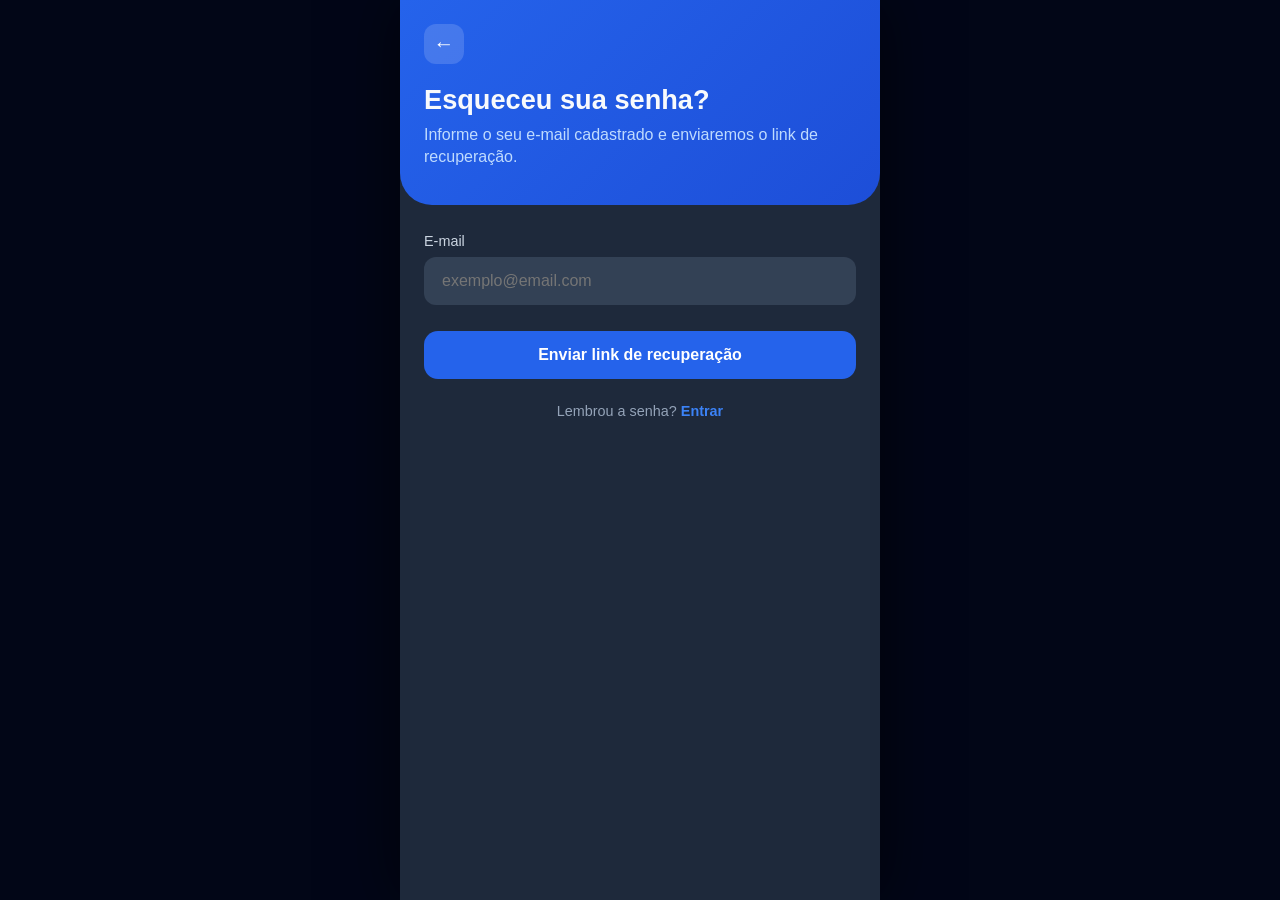
<file: esqueci-senha.html>
<!DOCTYPE html>
<html lang="pt-BR">
<head>
    <meta charset="UTF-8">
    <meta name="viewport" content="width=device-width, initial-scale=1.0, viewport-fit=cover, maximum-scale=1">
    <meta name="theme-color" content="#0f172a">
    <meta name="apple-mobile-web-app-capable" content="yes">
    <title>Gerenciador de Tarefas - Recuperar Senha</title>
    <style>
        * {
            margin: 0;
            padding: 0;
            box-sizing: border-box;
            font-family: 'Segoe UI', Tahoma, Geneva, Verdana, sans-serif;
        }

        html {
            background: #020617;
        }

        body {
            background: #1e293b;
            color: #f8fafc;
            max-width: 480px;
            margin: 0 auto;
            min-height: 100dvh;
            -webkit-tap-highlight-color: transparent;
            box-shadow: 0 0 60px rgba(0,0,0,.6);
        }

        .top {
            background: linear-gradient(135deg, #2563eb, #1d4ed8);
            padding: calc(24px + env(safe-area-inset-top)) 24px 36px;
            border-radius: 0 0 32px 32px;
        }

        .back {
            display: inline-flex;
            align-items: center;
            justify-content: center;
            width: 40px;
            height: 40px;
            border-radius: 12px;
            background: rgba(255,255,255,.15);
            color: #fff;
            text-decoration: none;
            font-size: 1.3rem;
            margin-bottom: 20px;
        }

        .top h1 {
            font-size: 1.7rem;
            margin-bottom: 8px;
        }

        .top p {
            color: #bfdbfe;
            line-height: 1.4;
        }

        .content {
            padding: 28px 24px calc(24px + env(safe-area-inset-bottom));
        }

        .input-group {
            margin-bottom: 18px;
        }

        label {
            display: block;
            margin-bottom: 8px;
            color: #cbd5e1;
            font-size: .9rem;
        }

        input {
            width: 100%;
            padding: 13px 16px;
            background: #334155;
            border: 2px solid transparent;
            border-radius: 12px;
            color: #fff;
            font-size: 16px;
        }

        input:focus {
            outline: none;
            border-color: #2563eb;
            background: #1e293b;
        }

        .btn {
            width: 100%;
            padding: 15px;
            background: #2563eb;
            color: #fff;
            border: none;
            border-radius: 14px;
            font-size: 1rem;
            font-weight: 600;
            cursor: pointer;
            margin-top: 8px;
        }

        .btn:active {
            transform: scale(.96);
        }

        .footer {
            text-align: center;
            margin-top: 24px;
            color: #94a3b8;
            font-size: .9rem;
        }

        .footer a {
            color: #3b82f6;
            font-weight: 600;
            text-decoration: none;
        }

        .ok {
            display: none;
            text-align: center;
            background: #334155;
            border-radius: 16px;
            padding: 24px;
        }

        .ok .ic {
            font-size: 2.4rem;
            margin-bottom: 10px;
        }

        .ok h2 {
            font-size: 1.3rem;
            margin-bottom: 8px;
        }

        .ok p {
            color: #cbd5e1;
            margin: 8px 0 20px;
            font-size: 0.95rem;
            line-height: 1.4;
        }
    </style>
</head>
<body>
    <div class="top">
        <a href="index.html" class="back" aria-label="Voltar">&#8592;</a>
        <h1>Esqueceu sua senha?</h1>
        <p>Informe o seu e-mail cadastrado e enviaremos o link de recuperação.</p>
    </div>

    <div class="content">
        <form id="form" onsubmit="enviar(event)">
            <div class="input-group">
                <label for="email">E-mail</label>
                <input type="email" id="email" placeholder="exemplo@email.com" required>
            </div>
            <button type="submit" class="btn">Enviar link de recuperação</button>
        </form>

        <div class="ok" id="ok">
            <div class="ic">✉️</div>
            <h2>Verifique seu e-mail</h2>
            <p>Se houver uma conta associada a <b id="em"></b>, você receberá as instruções para redefinir sua senha.</p>
            <a href="index.html" class="btn" style="display:block;text-decoration:none;">Voltar ao Login</a>
        </div>

        <div class="footer">Lembrou a senha? <a href="index.html">Entrar</a></div>
    </div>

    <script>
        function enviar(e) {
            e.preventDefault();
            document.getElementById('em').textContent = document.getElementById('email').value;
            document.getElementById('form').style.display = 'none';
            document.getElementById('ok').style.display = 'block';
        }
    </script>
</body>
</html>
</file>
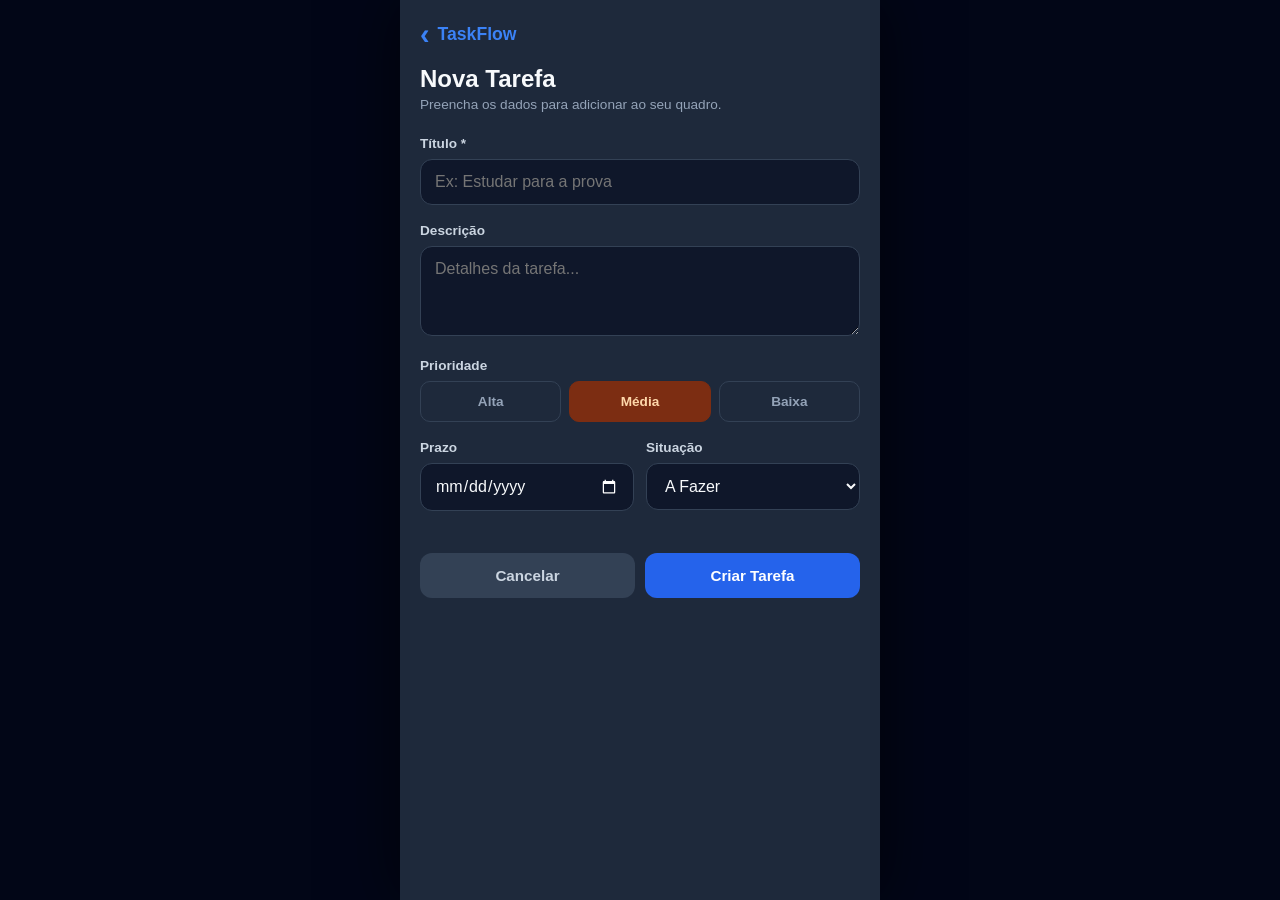
<file: nova-tarefa.html>
<!DOCTYPE html>
<html lang="pt-PT">
<head>
    <meta charset="UTF-8">
    <meta name="viewport" content="width=device-width, initial-scale=1.0, viewport-fit=cover, maximum-scale=1">
    <meta name="theme-color" content="#0f172a">
    <meta name="mobile-web-app-capable" content="yes">
    <meta name="apple-mobile-web-app-capable" content="yes">
    <meta name="apple-mobile-web-app-status-bar-style" content="black-translucent">
    <title>Gerenciador de Tarefas - Nova Tarefa</title>
    <style>
        * { margin:0; padding:0; box-sizing:border-box; font-family:'Segoe UI', Tahoma, Geneva, Verdana, sans-serif; }
        html { background:#020617; }
        body {
            background-color:#0f172a;
            color:#f8fafc;
            display:flex;
            align-items:stretch;
            min-height:100vh;
            min-height:100dvh;
            max-width:480px;
            margin:0 auto;
            box-shadow:0 0 60px rgba(0,0,0,.6);
        }
        .card {
            width:100%;
            background:#1e293b;
            padding:calc(20px + env(safe-area-inset-top)) 20px calc(24px + env(safe-area-inset-bottom));
            display:flex;
            flex-direction:column;
        }
        .logo {
            font-size:1.1rem;
            font-weight:700;
            color:#3b82f6;
            margin-bottom:16px;
            cursor:pointer;
            display:flex;
            align-items:center;
            gap:8px;
        }
        .logo::before { content:"‹"; font-size:1.8rem; line-height:1; }
        h1 { font-size:1.5rem; margin-bottom:4px; }
        .sub { color:#94a3b8; font-size:.85rem; margin-bottom:24px; }
        .grupo { margin-bottom:18px; }
        label { display:block; font-size:.85rem; font-weight:600; color:#cbd5e1; margin-bottom:8px; }
        input, textarea, select {
            width:100%;
            padding:13px 14px;
            background:#0f172a;
            border:1px solid #334155;
            border-radius:12px;
            color:#f8fafc;
            font-size:16px;
            outline:none;
            transition:border .2s;
        }
        input:focus, textarea:focus, select:focus { border-color:#3b82f6; }
        textarea { resize:vertical; min-height:90px; }
        input[type=date] { color-scheme:dark; }
        .linha { display:grid; grid-template-columns:1fr 1fr; gap:12px; }
        .prioridades { display:flex; gap:8px; }
        .prioridades input { display:none; }
        .prioridades label {
            flex:1;
            text-align:center;
            padding:12px 8px;
            border-radius:10px;
            cursor:pointer;
            border:1px solid #334155;
            margin:0;
            color:#94a3b8;
            font-weight:600;
            font-size:0.85rem;
        }
        #p-alta:checked + label { background:#7f1d1d; color:#fca5a5; border-color:#7f1d1d; }
        #p-media:checked + label { background:#7c2d12; color:#fed7aa; border-color:#7c2d12; }
        #p-baixa:checked + label { background:#064e3b; color:#a7f3d0; border-color:#064e3b; }
        .acoes { display:flex; gap:10px; margin-top:24px; }
        button {
            flex:1;
            padding:14px;
            border:none;
            border-radius:12px;
            font-weight:600;
            font-size:.95rem;
            cursor:pointer;
            transition:background .2s;
        }
        .btn-salvar { background:#2563eb; color:#fff; }
        .btn-salvar:hover { background:#1d4ed8; }
        .btn-cancelar { background:#334155; color:#cbd5e1; }
        .btn-excluir { background:transparent; color:#ef4444; border:1px solid #7f1d1d; flex:0 0 auto; padding:14px 16px; }
        .erro { color:#f87171; font-size:.8rem; margin-top:6px; display:none; }
    </style>
</head>
<body>
    <div class="card">
        <div class="logo" onclick="location.href='dashboard.html'">TaskFlow</div>
        <h1 id="titulo">Nova Tarefa</h1>
        <p class="sub" id="subtitulo">Preencha os dados para adicionar ao seu quadro.</p>

        <form id="form" onsubmit="salvarTarefa(event)">
            <div class="grupo">
                <label for="tituloTarefa">Título *</label>
                <input type="text" id="tituloTarefa" placeholder="Ex: Estudar para a prova" maxlength="80">
                <div class="erro" id="erroTitulo">Dê um título para a tarefa.</div>
            </div>
            <div class="grupo">
                <label for="descricao">Descrição</label>
                <textarea id="descricao" placeholder="Detalhes da tarefa..." maxlength="300"></textarea>
            </div>
            <div class="grupo">
                <label>Prioridade</label>
                <div class="prioridades">
                    <input type="radio" name="prio" id="p-alta" value="alta"><label for="p-alta">Alta</label>
                    <input type="radio" name="prio" id="p-media" value="media" checked><label for="p-media">Média</label>
                    <input type="radio" name="prio" id="p-baixa" value="baixa"><label for="p-baixa">Baixa</label>
                </div>
            </div>
            <div class="linha">
                <div class="grupo">
                    <label for="data">Prazo</label>
                    <input type="date" id="data">
                </div>
                <div class="grupo">
                    <label for="status">Situação</label>
                    <select id="status">
                        <option value="afazer">A Fazer</option>
                        <option value="progresso">Em Progresso</option>
                        <option value="concluido">Concluído</option>
                    </select>
                </div>
            </div>
            <div class="acoes">
                <button type="button" class="btn-excluir" id="btnExcluir" style="display:none" onclick="excluirTarefa()">🗑 Excluir</button>
                <button type="button" class="btn-cancelar" onclick="location.href='dashboard.html'">Cancelar</button>
                <button type="submit" class="btn-salvar" id="btnSalvar">Criar Tarefa</button>
            </div>
        </form>
    </div>

<script>
const KEY = "taskflow_tarefas";
const carregar = () => JSON.parse(localStorage.getItem(KEY) || "[]");
const salvar = t => localStorage.setItem(KEY, JSON.stringify(t));

const idEdicao = Number(new URLSearchParams(location.search).get("id")) || null;

if (idEdicao) {
    const t = carregar().find(x => x.id === idEdicao);
    if (!t) { alert("Tarefa não encontrada."); location.href = "dashboard.html"; }
    else {
        document.getElementById("titulo").textContent = "Editar Tarefa";
        document.getElementById("subtitulo").textContent = "Altere o que precisar e salve.";
        document.getElementById("btnSalvar").textContent = "Salvar Alterações";
        document.getElementById("btnExcluir").style.display = "block";
        document.getElementById("tituloTarefa").value = t.titulo;
        document.getElementById("descricao").value = t.descricao;
        document.getElementById("p-" + t.prioridade).checked = true;
        document.getElementById("data").value = t.data || "";
        document.getElementById("status").value = t.status;
    }
}

function salvarTarefa(e) {
    e.preventDefault();
    const titulo = document.getElementById("tituloTarefa").value.trim();
    document.getElementById("erroTitulo").style.display = titulo ? "none" : "block";
    if (!titulo) return;

    const dados = {
        titulo,
        descricao: document.getElementById("descricao").value.trim(),
        prioridade: document.querySelector("input[name=prio]:checked").value,
        data: document.getElementById("data").value,
        status: document.getElementById("status").value
    };
    const tarefas = carregar();
    if (idEdicao) {
        Object.assign(tarefas.find(x => x.id === idEdicao), dados);
    } else {
        tarefas.push({ id: Date.now(), ...dados });
    }
    salvar(tarefas);
    location.href = "dashboard.html";
}

function excluirTarefa() {
    if (!confirm("Tem certeza que deseja excluir esta tarefa?")) return;
    salvar(carregar().filter(x => x.id !== idEdicao));
    location.href = "dashboard.html";
}
</script>
</body>
</html>
</file>
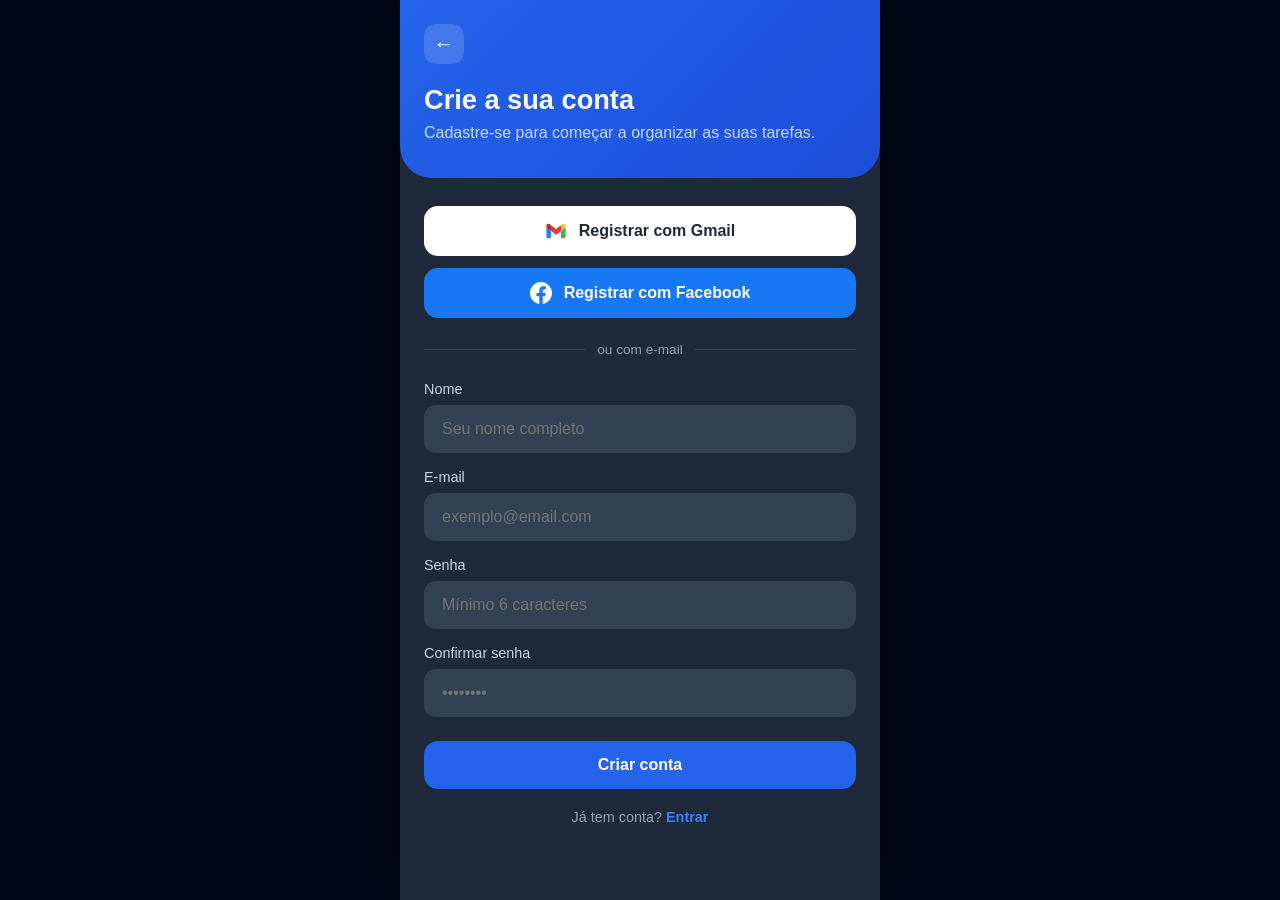
<file: registrar.html>
<!DOCTYPE html>
<html lang="pt-BR">
<head>
    <meta charset="UTF-8">
    <meta name="viewport" content="width=device-width, initial-scale=1.0, viewport-fit=cover, maximum-scale=1">
    <meta name="theme-color" content="#0f172a">
    <meta name="apple-mobile-web-app-capable" content="yes">
    <title>Gerenciador de Tarefas - Registrar</title>
    <style>
        * {
            margin: 0;
            padding: 0;
            box-sizing: border-box;
            font-family: 'Segoe UI', Tahoma, Geneva, Verdana, sans-serif;
        }

        html {
            background: #020617;
        }

        body {
            background: #1e293b;
            color: #f8fafc;
            max-width: 480px;
            margin: 0 auto;
            min-height: 100dvh;
            -webkit-tap-highlight-color: transparent;
            box-shadow: 0 0 60px rgba(0,0,0,.6);
        }

        .top {
            background: linear-gradient(135deg, #2563eb, #1d4ed8);
            padding: calc(24px + env(safe-area-inset-top)) 24px 36px;
            border-radius: 0 0 32px 32px;
        }

        .back {
            display: inline-flex;
            align-items: center;
            justify-content: center;
            width: 40px;
            height: 40px;
            border-radius: 12px;
            background: rgba(255,255,255,.15);
            color: #fff;
            text-decoration: none;
            font-size: 1.3rem;
            margin-bottom: 20px;
        }

        .top h1 {
            font-size: 1.7rem;
            margin-bottom: 8px;
        }

        .top p {
            color: #bfdbfe;
        }

        .content {
            padding: 28px 24px calc(24px + env(safe-area-inset-bottom));
        }

        .social {
            display: flex;
            flex-direction: column;
            gap: 12px;
        }

        .btn-social {
            display: flex;
            align-items: center;
            justify-content: center;
            gap: 12px;
            width: 100%;
            padding: 14px;
            border-radius: 14px;
            border: none;
            font-size: 1rem;
            font-weight: 600;
            cursor: pointer;
        }

        .btn-social:active, .btn:active {
            transform: scale(.96);
        }

        .gmail {
            background: #fff;
            color: #1f2937;
        }

        .facebook {
            background: #1877f2;
            color: #fff;
        }

        .btn-social svg {
            width: 22px;
            height: 22px;
        }

        .divider {
            display: flex;
            align-items: center;
            gap: 12px;
            color: #94a3b8;
            font-size: .85rem;
            margin: 24px 0;
        }

        .divider::before, .divider::after {
            content: "";
            flex: 1;
            height: 1px;
            background: #334155;
        }

        .input-group {
            margin-bottom: 16px;
        }

        label {
            display: block;
            margin-bottom: 8px;
            color: #cbd5e1;
            font-size: .9rem;
        }

        input {
            width: 100%;
            padding: 13px 16px;
            background: #334155;
            border: 2px solid transparent;
            border-radius: 12px;
            color: #fff;
            font-size: 16px;
        }

        input:focus {
            outline: none;
            border-color: #2563eb;
            background: #1e293b;
        }

        .btn {
            width: 100%;
            padding: 15px;
            background: #2563eb;
            color: #fff;
            border: none;
            border-radius: 14px;
            font-size: 1rem;
            font-weight: 600;
            cursor: pointer;
            margin-top: 8px;
        }

        .footer {
            text-align: center;
            margin-top: 20px;
            color: #94a3b8;
            font-size: .9rem;
        }

        .footer a {
            color: #3b82f6;
            font-weight: 600;
            text-decoration: none;
        }

        .erro {
            color: #f87171;
            font-size: .85rem;
            margin-top: 6px;
            display: none;
        }
    </style>
</head>
<body>
    <div class="top">
        <a href="index.html" class="back" aria-label="Voltar">&#8592;</a>
        <h1>Crie a sua conta</h1>
        <p>Cadastre-se para começar a organizar as suas tarefas.</p>
    </div>

    <div class="content">
        <div class="social">
            <button class="btn-social gmail" onclick="registrarSocial('Gmail')">
                <svg viewBox="0 0 48 48">
                    <path fill="#4caf50" d="M45 16.2l-5 2.75-5 4.75V40h7a3 3 0 0 0 3-3z"/>
                    <path fill="#1e88e5" d="M3 16.2l3.6 1.7L13 23.7V40H6a3 3 0 0 1-3-3z"/>
                    <path fill="#e53935" d="M35 11.2L24 19.45 13 11.2 12 17l1 6.7 11 8.25 11-8.25 1-6.7z"/>
                    <path fill="#c62828" d="M3 12.3v3.9l10 7.5V11.2L9.9 8.9A4.3 4.3 0 0 0 3 12.3z"/>
                    <path fill="#fbc02d" d="M45 12.3v3.9l-10 7.5V11.2l3.1-2.3A4.3 4.3 0 0 1 45 12.3z"/>
                </svg>
                Registrar com Gmail
            </button>
            <button class="btn-social facebook" onclick="registrarSocial('Facebook')">
                <svg viewBox="0 0 24 24" fill="#fff">
                    <path d="M24 12.07C24 5.4 18.63 0 12 0S0 5.4 0 12.07C0 18.1 4.39 23.1 10.13 24v-8.44H7.08v-3.49h3.05V9.41c0-3.02 1.79-4.69 4.53-4.69 1.31 0 2.68.24 2.68.24v2.97h-1.51c-1.49 0-1.96.93-1.96 1.89v2.26h3.33l-.53 3.49h-2.8V24C19.61 23.1 24 18.1 24 12.07z"/>
                </svg>
                Registrar com Facebook
            </button>
        </div>

        <div class="divider">ou com e-mail</div>

        <form onsubmit="registrar(event)">
            <div class="input-group">
                <label for="nome">Nome</label>
                <input id="nome" placeholder="Seu nome completo" required>
            </div>
            <div class="input-group">
                <label for="email">E-mail</label>
                <input type="email" id="email" placeholder="exemplo@email.com" required>
            </div>
            <div class="input-group">
                <label for="senha">Senha</label>
                <input type="password" id="senha" placeholder="Mínimo 6 caracteres" minlength="6" required>
            </div>
            <div class="input-group">
                <label for="senha2">Confirmar senha</label>
                <input type="password" id="senha2" placeholder="••••••••" required>
                <div class="erro" id="erro">As senhas não coincidem.</div>
            </div>
            <button type="submit" class="btn">Criar conta</button>
        </form>

        <div class="footer">Já tem conta? <a href="index.html">Entrar</a></div>
    </div>

    <script>
        function entrar(nome) {
            localStorage.setItem('userToken', 'registo_local');
            if (nome) localStorage.setItem('userName', nome);
            window.location.href = 'dashboard.html';
        }

        function registrar(e) {
            e.preventDefault();
            var s = document.getElementById('senha').value;
            var s2 = document.getElementById('senha2').value;
            if (s !== s2) {
                document.getElementById('erro').style.display = 'block';
                return;
            }
            entrar(document.getElementById('nome').value);
        }

        function registrarSocial(rede) {
            entrar(rede + " Usuário");
        }
    </script>
</body>
</html>
</file>
